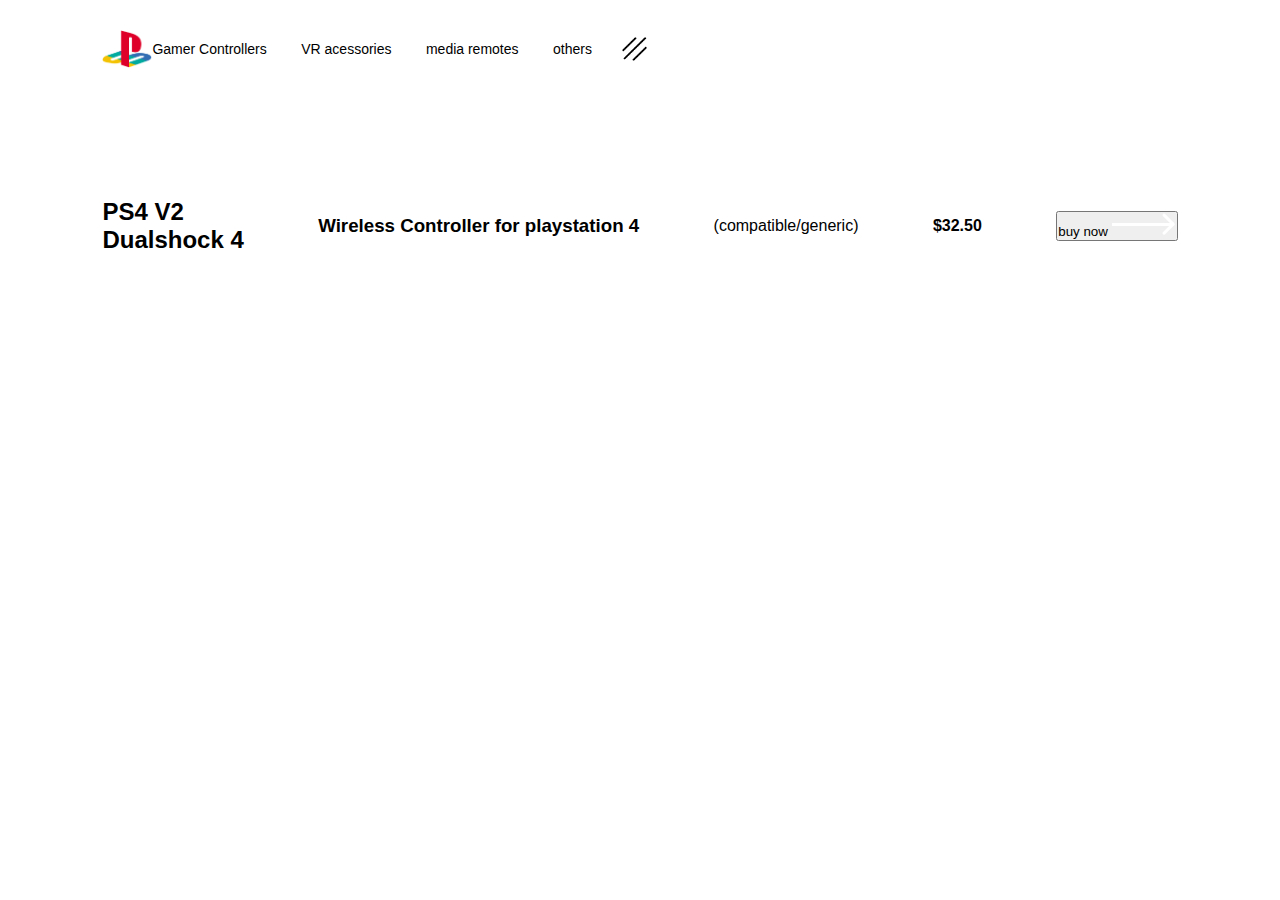
<file: Pasta cesar/Playstation_Img/index.html>
<!DOCTYPE html>
<html lang="en">
<head>
  <meta charset="UTF-8">
  <meta http-equiv="X-UA-Compatible" content="IE=edge">
  <meta name="viewport" content="width=device-width, initial-scale=1.0">
  <title>Document</title>
  <link rel="stylesheet" href="style.css">
</head>
<body>
  <div class="container">
    <div class="navbar">
      <img src="img/logo.png" class="logo" alt="">
      <nav>
        <ul>
          <li><a href="">Gamer Controllers</a></li>
          <li><a href="">VR acessories</a></li>
          <li><a href="">media remotes</a></li>
          <li><a href="">others</a></li>
        </ul>
      </nav>
      <img src="img/menu.png" class="menu-icon" alt="">

    </div>
    <div class="row">
<div class="col-1"></div>
<h2>PS4 V2 <br>Dualshock 4</h2>
<h3>Wireless Controller for playstation 4</h3>
<p>(compatible/generic)</p>
<h4>$32.50</h4>
<button type="button"> buy now <img src="img/arrow.png" alt=""></button>
</div>
<div class="col-1"></div>
  </div>
</body>
</html>
</file>
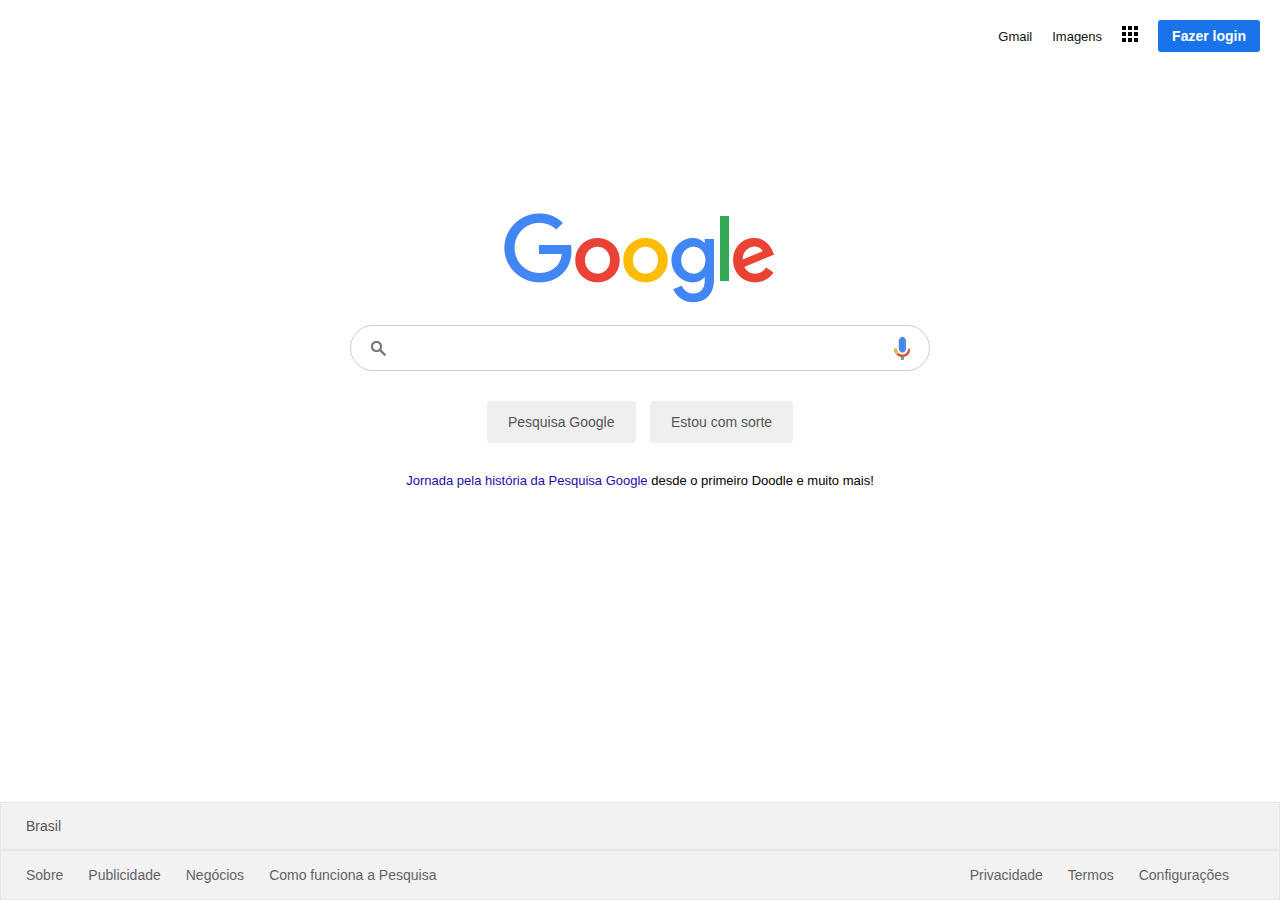
<file: Pasta cesar/Clone_Google-main/Clone_Google-main/index.html>
<!DOCTYPE html>
<html lang="pt-BR">
<head>
    <meta charset="UTF-8">
    <meta http-equiv="X-UA-Compatible" content="IE=edge">
    <meta name="viewport" content="width=device-width, initial-scale=1.0">
    <link rel="shortcut icon" href="img/favicon.png" type="image/x-icon">
    <link rel="stylesheet" href="style.css">
    <title>Dev Envolvente - Google</title>
</head>
<body>
    <section>
        <header>
            <ul>
                <li><a href="#">Gmail</a></li>
                <li><a href="#">Imagens</a></li>
                <li><a href="#"><img src="img/bars.png" alt=""></a></li>
                <button>Fazer login</button>
            </ul>
        </header>
        <main class="main">
            <img src="img/google.png" alt="google">
            <div class="searchBox">
                <input type="text" class="search">
                <div class="icons">
                    <div><img src="img/search.png" alt=""></div>
                    <div><img src="img/mic.png" alt=""></div>
                </div>
            </div>
            <div class="button">
                <button class="btn">Pesquisa Google</button>
                <button>Estou com sorte</button>
            </div>
            <div class="text">
                <a href="#">Jornada pela história da Pesquisa Google</a>
                desde o primeiro Doodle e muito mais!
            </div>
        </main>
        <footer>
            <div class="line line1">
                <p class="line_top">Brasil</p>
            </div>
            <div class="line line2">
                <ul>
                    <li><a href="#">Sobre</a></li>
                    <li><a href="#">Publicidade</a></li>
                    <li><a href="#">Negócios</a></li>
                    <li><a href="#">Como funciona a Pesquisa</a></li>
                </ul>
                <ul>
                    <li><a href="#">Privacidade</a></li>
                    <li><a href="#">Termos</a></li>
                    <li><a href="#">Configurações</a></li>
                </ul>
            </div>
        </footer>
    </section>
    <script src="script.js"></script>
</body>
</html>
</file>
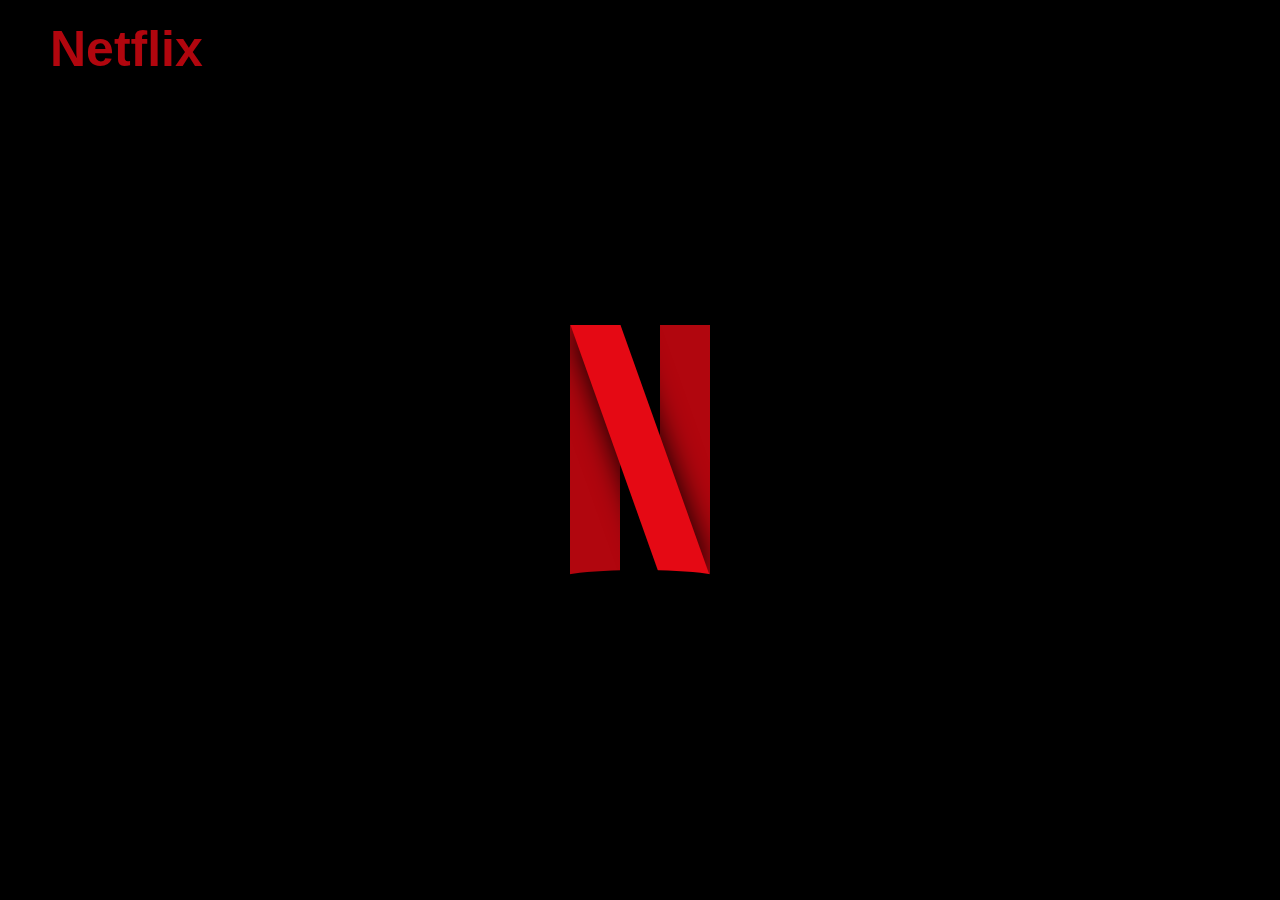
<file: Pasta cesar/IconNetflix-main/IconNetflix-main/index.html>
<!DOCTYPE html>
<html lang="pt-BR">
<head>
    <meta charset="UTF-8">
    <meta http-equiv="X-UA-Compatible" content="IE=edge">
    <meta name="viewport" content="width=device-width, initial-scale=1.0">
    <link rel="stylesheet" href="style.css"> 
    <title>Dev Envolvente - Netflix</title>
</head>
<body>
    <h5 class="logo">Netflix</h5>
    <div>
        <div class="netflix"></div>
        <div class="shadow"></div>
    </div>
</body>
</html>
</file>
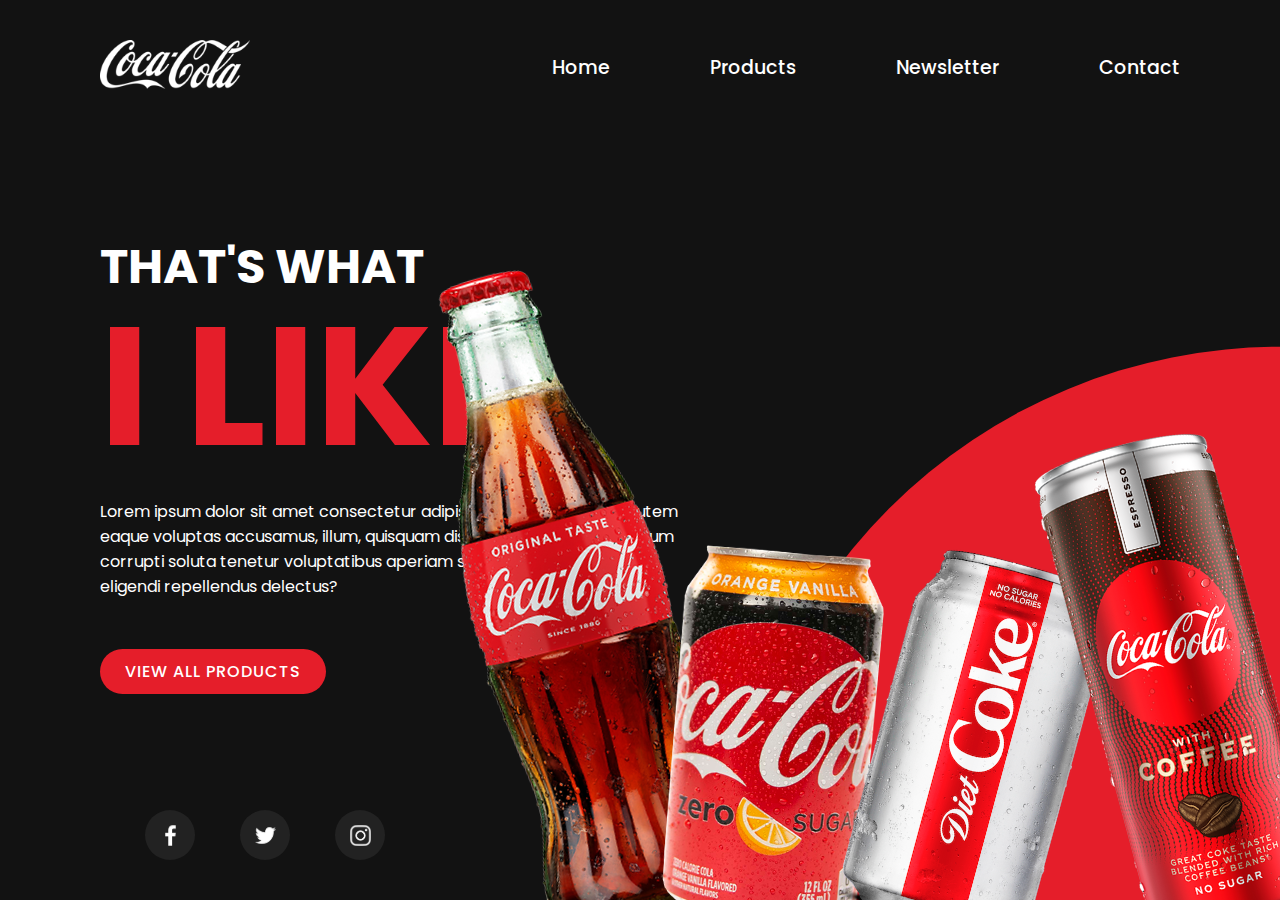
<file: Pasta cesar/LandingPage-main/LandingPage-main/index.html>
<!DOCTYPE html>
<html lang="pt-BR">
<head>
    <meta charset="UTF-8">
    <meta http-equiv="X-UA-Compatible" content="IE=edge">
    <meta name="viewport" content="width=device-width, initial-scale=1.0">
    <link rel="stylesheet" href="style.css">
    <title>Document</title>
</head>
<body>
    <section>
        <div class="circle"></div>
        <header>
            <a href="#"><img src="img/logo.png" alt="" class="logo"></a>
            <nav class="navegation">
                <ul>
                    <li><a href="#">Home</a></li>
                    <li><a href="#">Products</a></li>
                    <li><a href="#">Newsletter</a></li>
                    <li><a href="#">Contact</a></li>
                </ul>
            </nav>
        </header>
        <div class="content">
            <div class="text">
                <h2>THAT'S WHAT <br><span>I LIKE</span></h2>
                <p>Lorem ipsum dolor sit amet consectetur adipisicing elit. Asperiores autem eaque voluptas accusamus, illum, quisquam distinctio adipisci iusto earum corrupti soluta tenetur voluptatibus aperiam saepe vitae architecto eligendi repellendus delectus?</p>
                <a href="#">VIEW ALL PRODUCTS</a>
            </div>
        </div>
        <ul class="icons">
            <li><a href="#"><img src="img/facebook.png" alt=""></a></li>
            <li><a href="#"><img src="img/twitter.png" alt=""></a></li>
            <li><a href="#"><img src="img/instagram.png" alt=""></a></li>
        </ul>
        <div class="boxImg">
            <img src="img/cocacola1.png" alt="" class="img1">
            <img src="img/cocacola2.png" alt="" class="img2">
            <img src="img/cocacola3.png" alt="" class="img3">
            <img src="img/cocacola4.png" alt="" class="img4">
        </div>
    </section>
</body>
</html>
</file>
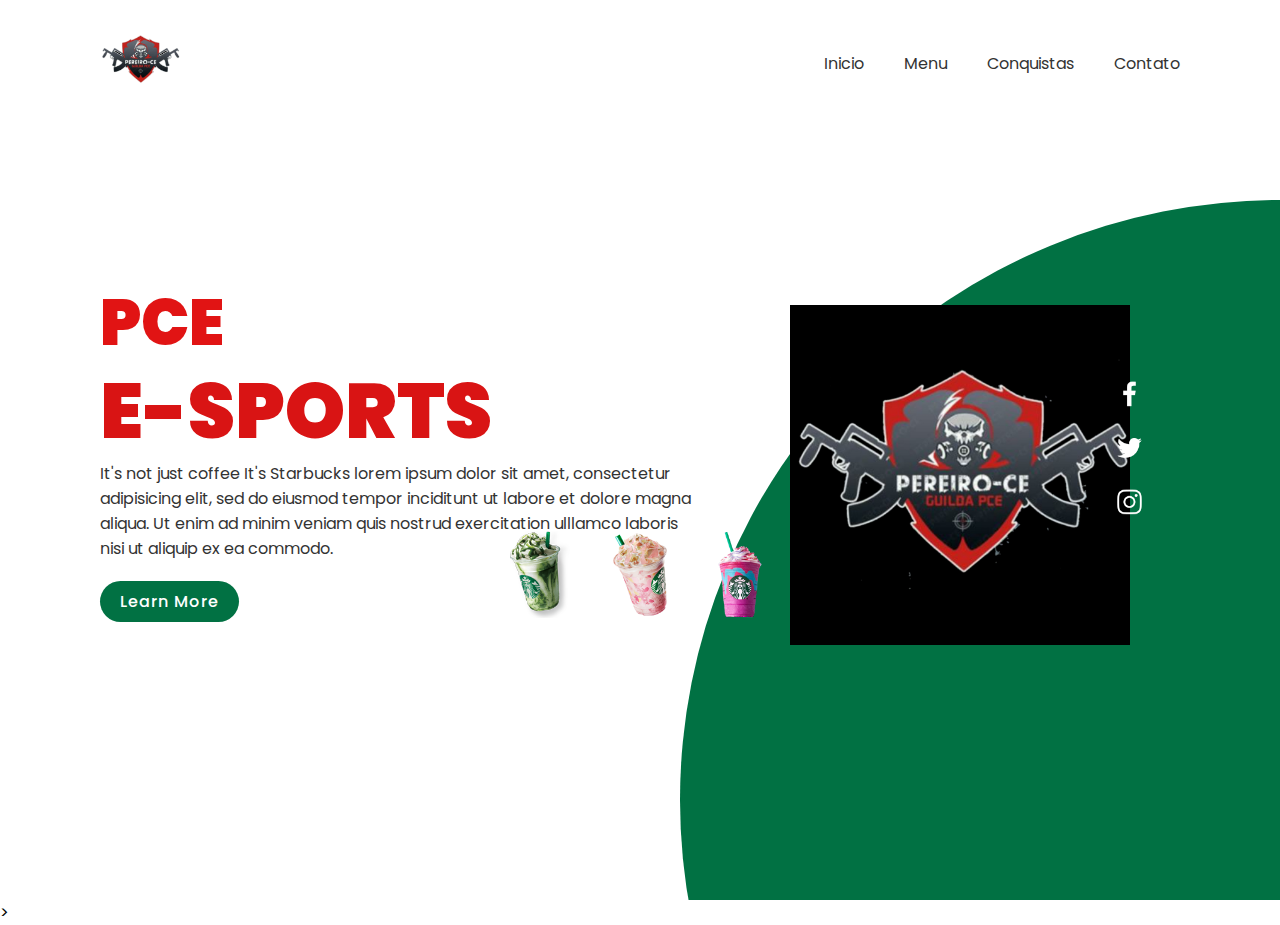
<file: Pasta cesar/leanpage cesar/html/index.html>
<!DOCTYPE html>
<html lang="pt-BR">
  <head>
    <meta charset="UTF-8" />
    <meta http-equiv="X-UA-Compatible" content="IE=edge" />
    <meta name="viewport" content="width=device-width, initial-scale=1.0" />
    <title>starbucks website landing page</title>
    <link rel="stylesheet" href="styles.css" />
  </head>
  <body>
    <section>
      <div class="circle"></div>
      <header>
        <a href="#"><img src="img/Design sem nome.png"alt="" class="logo"></a>
        <ul>
          <li><a href="#">Inicio</a></li>
          <li><a href="#">Menu</a></li>
          <li><a href="#">Conquistas</a></li>
          <li><a href="#">Contato</a></li>
        </ul>
      </header>
      <div class="content">
        <div class="textbox">
          <h2>PCE<br>
          
            <span>E-SPORTS</span></h2>
        <p>
          It's not just coffee It's Starbucks lorem ipsum dolor sit amet,
          consectetur adipisicing elit, sed do eiusmod tempor inciditunt ut
          labore et dolore magna aliqua. Ut enim ad minim veniam quis nostrud
          exercitation ulllamco laboris nisi ut aliquip ex ea commodo.</p>
        
        <a href="#">Learn More</a>
      </div>
      <div class="imgbox">
        <img src="img/WhatsApp Image 2022-07-09 at 13.34.22.jpeg"alt="" class="starbucks">
      </div>
      <ul class="thumb">
        <li><img src="img/thumb1.png"alt="" onclick="imgslider('img/img1.png');changecirclecolor('#017143')"></li>
        <li><img src="img/thumb2.png"alt="" onclick="imgslider('img/img2.png');changecirclecolor('#eb7495')"></li>
        <li><img src="img/thumb3.png"alt="" onclick="imgslider('img/img3.png');changecirclecolor('#d752b1')"></li>
      </ul>
      <ul class="sci">
        <li><a href="#"><img src="img/facebook.png" alt=""></a></li>
        <li><a href="#"><img src="img/twitter.png"alt=""></a></li>
        <li><a href="#"><img src="img/instagram.png"alt=""></a></li>
      </ul>
    </section>

    
      <script type="text/javascript">
function imgslider(anything){
document.querySelector('.starbucks').src = anything;
}
function changecirclecolor(color){
  const circle = document.querySelector('.circle')
  circle.style.background = color;
}
    </script> >
  </body>
</html>
</file>
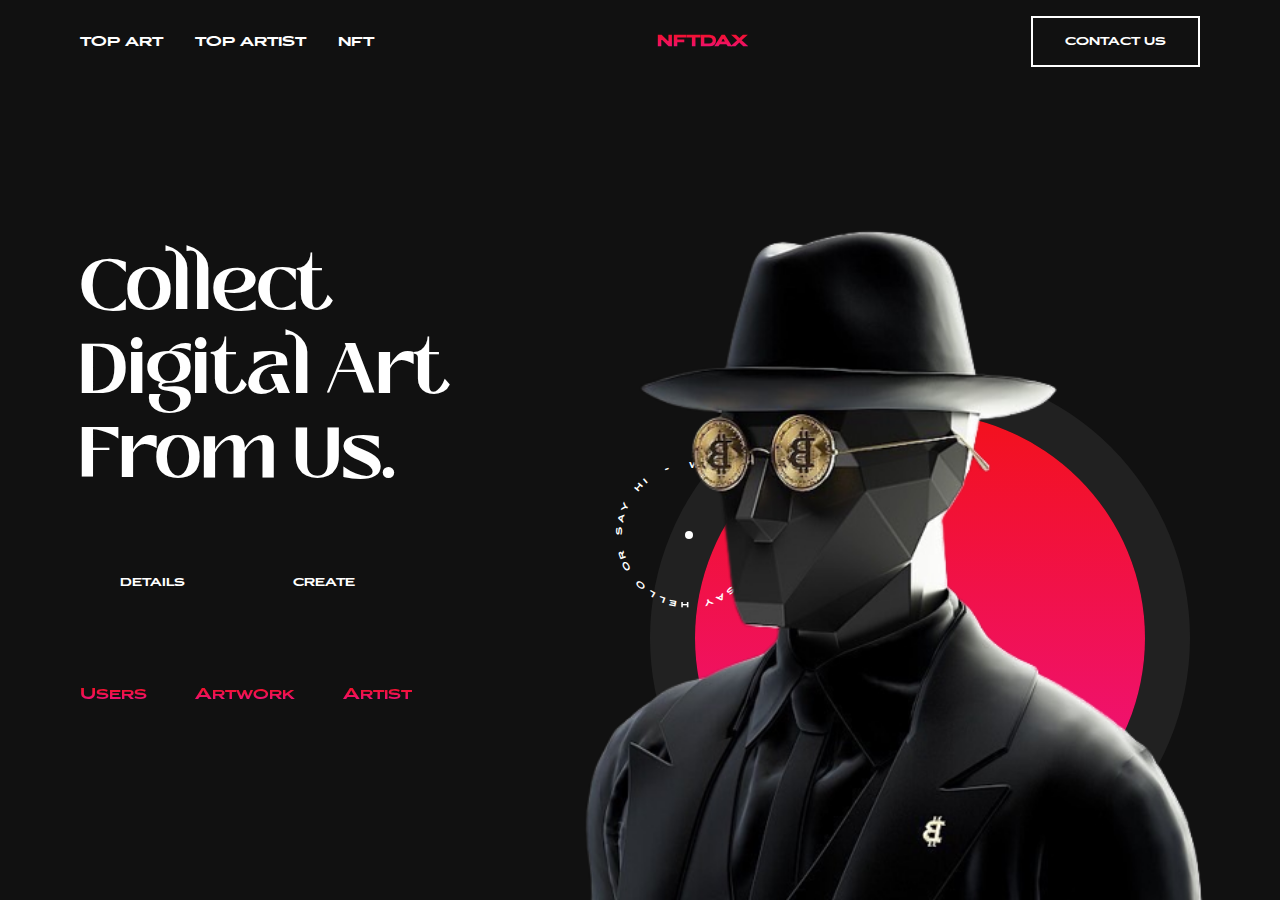
<file: Pasta cesar/NFT-Landing-Page-Website--master/NFT-Landing-Page-Website--master/index.html>
<!DOCTYPE html>
<html lang="pt-BR">
<head>
    <meta charset="UTF-8">
    <meta http-equiv="X-UA-Compatible" content="IE=edge">
    <meta name="viewport" content="width=device-width, initial-scale=1.0">
    <title>NFTDAX</title>
    <link rel="stylesheet" href="style.css">
    <script src="https://cdnjs.cloudflare.com/ajax/libs/gsap/3.10.4/gsap.min.js" integrity="sha512-VEBjfxWUOyzl0bAwh4gdLEaQyDYPvLrZql3pw1ifgb6fhEvZl9iDDehwHZ+dsMzA0Jfww8Xt7COSZuJ/slxc4Q==" crossorigin="anonymous" referrerpolicy="no-referrer"></script>
</head>
<body>


    <div class="circle-text">
        <div class="text">
            <div class="dot"></div>
            <p>we don't care say hello or say hi -</p>
        </div>
    </div>

    <header>
        <nav class="nav-bar">
            <ul class="menu">
                <li><a href="#">top art</a></li>
                <li><a href="#">top artist</a></li>
                <li><a href="#">nft</a></li>
            </ul>
            <div class="logo">
                <h3>nftdax</h3>
            </div>
            <button class="btn contact">contact us</button>
        </nav>
    </header>

    <div class="container">
        <div class="side-one">
            <h1>collect <br> digital art <br> from us.</h1>
            <div class="buttons">
                <button class="btn skew">details</button>
                <button class="btn skew">create</button>
            </div>
            <div class="statistics">
                <div class="statistic">
                    <div class="num num1">
                        
                    </div>
                    <div class="s">users</div>
                </div>
                <div class="statistic">
                    <div class="num num2">
                       
                    </div>
                    <div class="s">artwork</div>
                </div>
                <div class="statistic">
                    <div class="num num3">
                      
                    </div>
                    <div class="s">artist</div>
                </div>
            </div>
    
        </div>


        <div class="side-two">
            <div class="circle">
                <img src="./img/nft.png" alt="">
            </div>
        </div>
    </div>
    <script src="./script.js"></script>
</body>
</html>
</file>
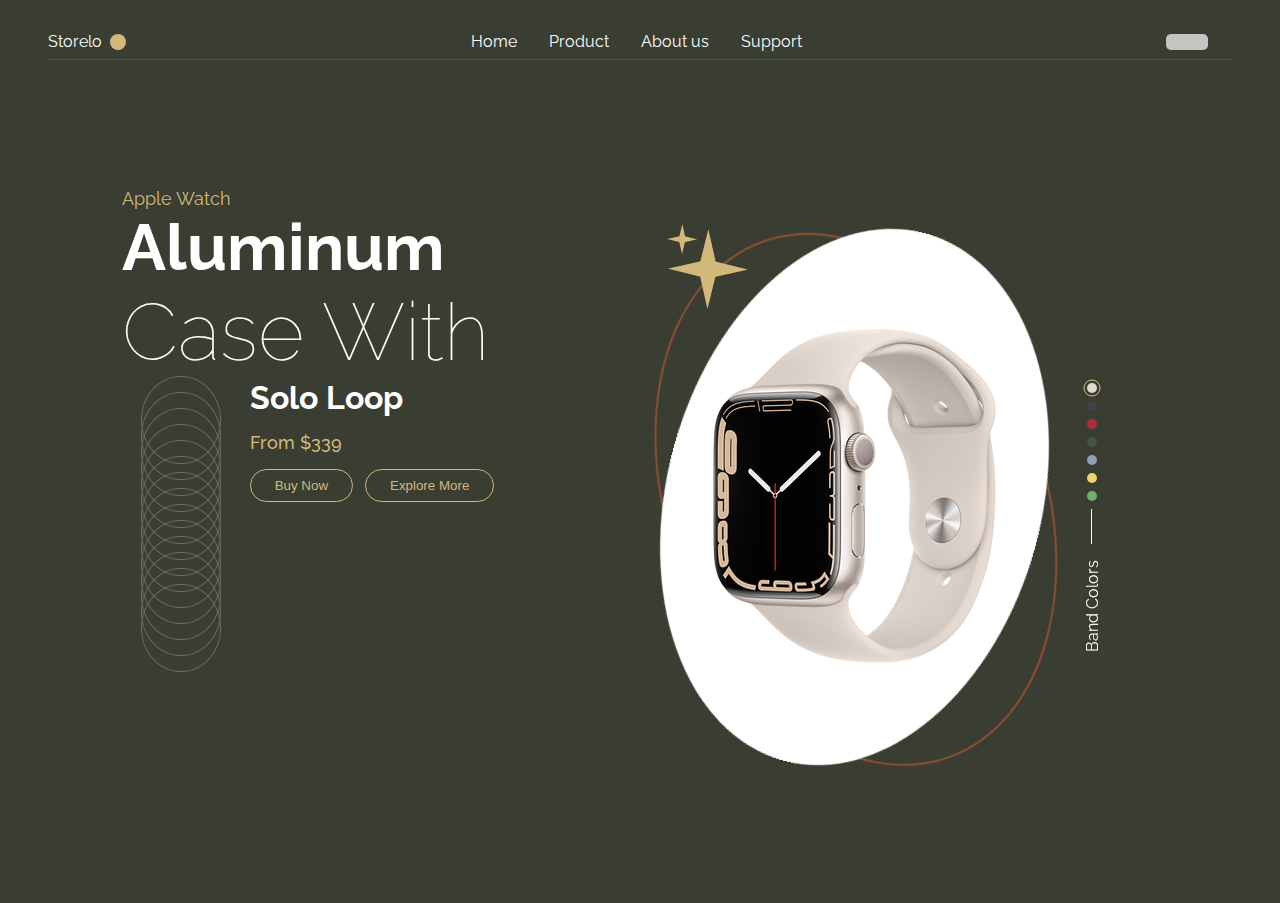
<file: Pasta cesar/Responsive-E-Commerce-Product-UI-UX-Design-Using-HTML-CSS-Javascript--master/Responsive-E-Commerce-Product-UI-UX-Design-Using-HTML-CSS-Javascript--master/index.html>
<!DOCTYPE html>
<html lang="en">
<head>
    <meta charset="UTF-8">
    <meta http-equiv="X-UA-Compatible" content="IE=edge">
    <meta name="viewport" content="width=device-width, initial-scale=1.0">
    <title>Storelo</title>
    <link rel="stylesheet" href="style.css">
    <link rel="stylesheet" href="https://cdnjs.cloudflare.com/ajax/libs/font-awesome/6.1.1/css/all.min.css" integrity="sha512-KfkfwYDsLkIlwQp6LFnl8zNdLGxu9YAA1QvwINks4PhcElQSvqcyVLLD9aMhXd13uQjoXtEKNosOWaZqXgel0g==" crossorigin="anonymous" referrerpolicy="no-referrer" />
</head>

<body>
    <header>
        <nav class="nav-bar">
            <div class="logo">
                <div class="name">Storelo</div>
                <i class="fa-solid fa-basket-shopping"></i>
            </div>
            <div class="bars">
                <i class="fa-solid fa-bars"></i>
            </div>

            <div class="nav-menu">
                <ul class="nav-items ">
                    <li><a href="#">Home</a></li>
                    <li><a href="#">Product</a></li>
                    <li><a href="#">About us</a></li>
                    <li><a href="#">Support</a></li>
                </ul>
            </div>

            <div class="icons">
                <i class="fa-solid fa-cart-shopping"></i>
                <i class="fa-regular fa-heart"></i>
                <i class="fa-solid fa-user"></i>
            </div>
        </nav>
    </header>

    <div class="container">
        <div class="side-one">
            <div class="type">Apple watch</div>
            <h3>Aluminum</h3>
            <div class="big-thin">Case With</div>
            <div class="wrapper">
                <img class="spring" src="./image/spring.png" alt="">
                <div class="small-bold">Solo loop</div>
                <div class="price">From $339</div>
                <div class="buttons">
                    <button>buy now</button>
                    <button>explore more</button>
                </div>
            </div>
        </div>

        <div class="side-two">
            <div class="sparks">
                <img src="./image/sparks.png" alt="">
            </div>

            <div class="watch">
                <img src="./image/white.png" alt="" class=" show image img-1">
                <img src="./image/blue.png" alt="" class="image img-2">
                <img src="./image/red.png" alt="" class="image img-3">
                <img src="./image/green.png" alt="" class="image img-4">
                <img src="./image/light-blue.png" alt="" class="image img-5">
                <img src="./image/yellow.png" alt="" class="image img-6">
                <img src="./image/light-green.png" alt="" class="image img-7">
                
            </div>

            <div class="colors">
                <span class="active" data-value="1"></span>
                <span data-value="2"></span>
                <span data-value="3"></span>
                <span data-value="4"></span>
                <span data-value="5"></span>
                <span data-value="6"></span>
                <span data-value="7"></span>
                <div class="line"></div>
                <p>band colors</p>
            </div>
        </div>
    </div>
</body>
<script src="./script.js"></script>
</html>
</file>
<file: Pasta cesar/Playstation_Img/style.css>
*{
  margin: 0;
  padding: 0;
  font-family: sans-serif;
}
.container{
  width: 100%;
  min-height: 100vh;
  padding-left: 8%;
  padding-right: 8%;
  box-sizing: border-box;
  overflow: hidden;
}
.navbar{
  width: 100%;
  display: flex;
  align-items: center;
}
.logo{
  width: 50px;
  cursor: pointer;
  margin: 30px 0;

}
.menu-icon{
  width: 25px;
  cursor: pointer;

}
.nav{
  flex: 1;
  text-align: right;

}
nav ul li {
  list-style: none;
  display: inline-block;
  margin-right: 30px;

}
nav ul li a{
  text-decoration: none;
  color: #000;
  font-size: 14px;

}
.nav ul li a:hover{
  color: #ff5ea2;
}
.row{
  display: flex;
  justify-content: space-between;
  align-items: center;
  margin: 100px 0;

}
.col-1{
  flex-basis: 40%;
  position: absolute;
  margin-left: 50px;
}
.col-1 h2{
  font-size: 54px;

}
.col-1 h3{
  font-size: 30px;
  color: #707070;
  font-weight: 100;
  margin: 20px 0 10px;

}
.col-1 p{
  font-size: 16px;
  color: #b7b7b7;
  font-weight: 100;

}
.col-1 p{
  margin: 30px 0;
  font-size: 20px;
}
</file>
<file: Pasta cesar/Clone_Google-main/Clone_Google-main/style.css>
*{
    margin: 0;
    padding: 0;
    box-sizing: border-box;
    font-family: 'arial', sans-serif;
    list-style: none;
    text-decoration: none;
}
section{
    position: relative;
    width: 100%;
    min-height: 100vh;
    display: flex;
    align-items: center;
    justify-content: center;
}
section header{
   position: absolute;
   top: 0;
   width: 100%;
   padding: 20px;
   display: flex;
   align-items: center;
   justify-content: flex-end;
}
section header ul{
    display: flex;
    align-items: center;
    justify-content: center;
    gap: 20px;
}
section header ul li a{
    font-size: 13px;
    color: #111;
}
section header ul li a:hover{
    text-decoration: underline;
}
section header ul button{
    padding: 8px 14px;
    border-radius: 3px;
    background: #1a73e8;
    border: 0;
    outline: none;
    font-size: 14px;
    color: #fff;
    font-weight: 700;
    cursor: pointer;
    transition: all 0.3s ease-in-out;
}
section header ul button:hover{
    background: #3284ee;
}

/*Main*/

.main{
    display: flex;
    align-items: center;
    justify-content: center;
    flex-direction: column;
    width: 580px;
    margin-bottom: 200px;
}
.main .searchBox{
    position: relative;
    width: 100%;
    margin-top: 20px;
}
.main .searchBox .search{
    width: 100%;
    padding: 13px;
    padding-left: 45px;
    padding-right: 60px;
    border-radius: 30px;
    outline: none;
    font-size: 16px;
    border: 1px solid #ccc;
}
.main .searchBox .search:hover{
    border: 1px solid transparent;
    box-shadow: 0px 1px 10px #ccc;
}
.main .searchBox .icons{
    position: absolute;
    top: 0;
    width: 100%;
    display: flex;
    align-items: center;
    justify-content: space-between;
    padding: 12px 20px;
    pointer-events: none;
}
.main .button{
    margin-top: 30px;
}
.main .button button{
    margin: 0 5px;
    padding: 12px 20px;
    color: #555;
    font-size: 14px;
    outline: none;
    border-radius: 4px;
    border: 1px solid transparent;
    cursor: pointer;
}
.main .button button:hover{
    border: 1px solid #ccc;
}
.main .text{
    margin-top: 30px;
    font-size: 13px;
}
.main .text a{
    color: #1a0dab;
}
.main .text a:hover{
    text-decoration: underline;
}

/*Footer*/

footer{
    position: absolute;
    bottom: 0;
    left: 0;
    background: #f2f2f2;
    width: 100%;
    color: #555;
}
footer .line{
    padding: 15px 25px;
    border: 1px solid rgba(0,0,0,0.05);
}
footer .line_top{
    font-size: 14px;
}
footer .line.line2{
    display: flex;
    justify-content: space-between;
}
footer .line.line2 ul{
    display: flex;
}
footer .line.line2 ul li a{
    font-size: 14px;
    color: #5f6368;
    margin-right: 25px;
}
footer .line.line2 ul li a:hover{
    text-decoration: underline;
}
</file>
<file: Pasta cesar/IconNetflix-main/IconNetflix-main/style.css>
*{
    margin: 0;
    padding: 0;
    box-sizing: border-box;
}
body{
    display: flex;
    align-items: center;
    justify-content: center;
    min-height: 100vh;
    background: #000;
}
.netflix{
    width: 140px;
    height: 250px;
    position: relative;
    background: linear-gradient(
        90deg,
        #b1060e 0,
        #b1060e 50px,
        transparent 50px,
        transparent 90px,
        #b1060e 90px,
        #b1060e 140px 
    );
    transform: translateY(0);
    animation: floaty 3s infinite alternate;
}
@keyframes floaty {
    0%{
        transform: translateY(0px);
    }
    100%{
        transform: translateY(15px);
    }
}
.netflix::before,
.netflix::after{
    content: "";
    display: block;
    position: absolute;
}
.netflix::before{
    width: 50px;
    height: 250px;
    top: 0;
    left: 45px;
    background-color: #e50914;
    transform: skewX(19.6deg);
    box-shadow: 0 0 30px black;
}
.netflix::after{
    width: 190px;
    height: 25px;
    top: 245px;
    left: -25px;
    border-radius: 50%;
    background: #000;
}
.sombra{
    width: 140px;
    height: 10px;
    border-radius: 50%;
    margin-top: 50px;
    filter: blur(7px);
    background: #e50914;
    animation: shadow 3s infinite alternate;
}
@keyframes shadow {
    0%{
        transform: scale(1);
    }
    100%{
        transform: scale(.85);
    }
}
.logo{
    position: absolute;
    top: 20px;
    left: 50px;
    font-size: 50px;
    font-family: sans-serif;
    color: #b1060e;
    cursor: pointer;
}
</file>
<file: Pasta cesar/LandingPage-main/LandingPage-main/style.css>
@import url('https://fonts.googleapis.com/css2?family=Poppins:wght@200;300;400;500;600;700;800;900&display=swap');

*{
    margin: 0;
    padding: 0;
    box-sizing: border-box;
    font-family: 'Poppins', sans-serif;
}
section{
    position: relative;
    width: 100%;
    min-height: 100vh;
    padding: 100px;
    display: flex;
    justify-content: space-between;
    align-items: center;
    background: #121212;
    overflow: hidden;
}
.circle{
    position: absolute;
    top: 0;
    left: 0;
    width: 100%;
    height: 100%;
    background: #e51e2a;
    clip-path: circle(50% at bottom right);
}
header{
    position: absolute;
    top: 0;
    left: 0;
    width: 100%;
    padding: 40px 100px;
    display: flex;
    align-items: center;
    justify-content: space-between;
}
header .logo{
    position: relative;
    max-width: 150px;
}
header .navegation ul{
    position: relative;
    display: flex;
}
header .navegation  li{
    list-style: none;
}
header .navegation li a{
    display: inline-block;
    color: #fff;
    font-weight: 500;
    text-decoration: none;
    font-size: 19px;
    margin-left: 100px;
}
.content{
    position: relative;
    width: 100%;
    display: flex;
    align-items: center;
    justify-content: space-between;
}
.content .text{
    position: relative;
    max-width: 600px;
    margin-right: 20px;
}
.content .text h2{
    color: #fff;
    font-size: 3em;
    margin-bottom: 10px;
    line-height: 2.5em;
    font-weight: 700;
}
.content .text h2 span{
    font-size: 3.5em;
    color: #e51e2a;
}
.content .text p{
    color: #fff;
}
.content .text a{
    display: inline-block;
    margin-top: 50px;
    padding: 10px 25px;
    background: #e51e2a;
    color: #fff;
    font-weight: 500;
    letter-spacing: 1px;
    text-decoration: none;
    border-radius: 40px;
    transition: 0.3s ease-in-out;
}
.content .text a:hover{
    transform: translateY(-10px);
}
.icons{
    position: absolute;
    bottom: 40px;
    left: 100px;
    display: flex;
    justify-content: center;
    align-items: center;
}
.icons li{
    list-style: none;
}
.icons li a{
    display: inline-block;
    margin-left: 45px;
    background: #222;
    width: 50px;
    height: 50px;
    display: flex;
    justify-content: center;
    align-items: center;
    border-radius: 50%;
    transition:  0.3s ease-in-out;
}
.icons li a:hover{
    background: #e51e2a;
    transform: translateY(-10px);
}
.icons li a img{
    filter: invert(1);
    transform: scale(0.5);
}
.boxImg{
    position: absolute;
    right: 0;
    bottom: -40px;
}
.boxImg img{
    width: 200px;
}
.boxImg .img1{
    transform: rotate(-15deg)
}
.boxImg .img2{
    transform: rotate(5deg)
}
.boxImg .img3{
    transform: rotate(15deg)
}
.boxImg .img4{
    transform: rotate(-15deg)
}
</file>
<file: Pasta cesar/leanpage cesar/html/styles.css>
@import url('https://fonts.googleapis.com/css?family=Poppins:200,300,400,500,600,700,800,900&display=swap');
* {
  margin: 0;
  padding: 0;
  box-sizing: border-box;
  font-family: 'Poppins', sans-serif;
}
section {
  position: relative;
  width: 100%;
  min-height: 100vh;
  padding: 100px;
  display: flex;
  justify-content: space-between;
  align-items: center;
  background: #fff;
}
header {
  position: absolute;
  top: 0;
  left: 0;
  width: 100%;
  padding: 20px 100px;
  display: flex;
  justify-content: space-between;
  align-items: center;
}
header .logo {
  position: relative;
  max-width: 80px;
}
header ul {
  position: relative;
  display: flex;
}
header ul li {
  list-style: none;
}
header ul li a {
  display: inline-block;
  color: #333;
  font-weight: 400;
  margin-left: 40px;
  text-decoration: none;
}
.content {
  position: relative;
  width: 100%;
  display: flex;
  justify-content: space-between;
  align-items: center;
}
.content .textbox {
  position: relative;
  max-width: 600px;
}
.content .textbox h2 {
  color: hsl(0, 84%, 48%);
  font-size: 4em;
  line-height: 1.4em;
  font-weight: 900;
}
.content .textbox h2 span {
  color: #d91414;
  font-size: 1.2em;
  font-weight: 900;
}
.content .textbox p {
  color: #333;
}
.content .textbox a {
  display: inline-block;
  margin-top: 20px;
  padding: 8px 20px;
  background: #017143;
  color: #fff;
  border-radius: 40px;
  font-weight: 500;
  letter-spacing: 1px;
  text-decoration: none;
}
.content .imgbox {
  width: 600px;
  display: flex;
  justify-content: flex-end;
  padding-right: 50px;
  margin-top: 50px;
}
.content .imgbox img {
  max-width: 340px;
}
.thumb {
  position: absolute;
  left: 50%;
  bottom: 20px;
  transform: translateX(-50%);
  display: flex;
}
.thumb li {
  list-style: none;
  display: inline-block;
  margin: 0 20px;
  cursor: pointer;
  transition: 0.5s;
}
.thumb li:hover {
  transform: translateY(-15px);
}
.thumb li img {
  max-width: 60px;
}
.sci {
  position: absolute;
  top: 50%;
  right: 30px;
  transform: translateY(-50%);
  display: flex;
  justify-content: center;
  align-items: center;
  flex-direction: column;
}
.sci li {
  list-style: none;
}
.sci li a {
  display: inline-block;
  margin: 5px 0;
  transform: scale(0.6);
  filter: invert(1);
}
.circle {
  position: absolute;
  top: 0;
  left: 0;
  width: 100%;
  height: 100%;
  background: #017143;
  clip-path: circle(600px at right 800px);
}
</file>
<file: Pasta cesar/NFT-Landing-Page-Website--master/NFT-Landing-Page-Website--master/style.css>
*{
    margin: 0;
    padding: 0;
    box-sizing: border-box;
}

@font-face{
    src: url(font/Zolina-Bold.ttf);
    font-family: z;
}
@font-face{
    src: url(font/LP\ Horizont\ Caps.otf);
    font-family: l;
}


body{
    background-color: #111;
    color: #fff;
    font-family: z;
    height: 100vh;
    width: 100vw;
}

.nav-bar{
    display: flex;
    justify-content: space-between;
    align-items: center;
    padding: 1rem 5rem;
}

.nav-bar , button{
    font-family: l;
}

.menu{
    display: flex;
    align-items: center;
    gap: 2rem;
}

li{
    list-style: none;
    transition: .3s ease;
}

a{
    text-decoration: none;
    color: #fff;
}

.menu li:hover{
    transform: scale(1.1);
    text-decoration: underline;
}

.logo h3{
    background: -webkit-linear-gradient(90deg ,#ee128f , #f3111c);
    -webkit-background-clip: text;
    -webkit-text-fill-color: transparent;
}

.btn {
    background: none;
    border: none;
    outline: none;
    color: #fff;
    cursor: pointer;
}

.contact{
    border: 2px solid #fff;
    padding: 1rem 2rem;
}

.contact:hover{
    background-color: #fff;
    color: #111;
    font-weight: bold;
}

.container{
    display: grid;
    grid-template-columns: repeat(2,1fr);
    height: calc(100% - 120px);
    width: 100%;
}

.side-one{
    display: flex;
    flex-direction: column;
    justify-content: center;
    gap: 3rem;
    text-transform: capitalize;
    margin: 0 5rem;
}

.side-one h1{
    font-size: 70px;
    line-height: 1.2;
}

.skew{
    position: relative;
    padding: 1rem 1.5rem;
    margin: 1rem;
    padding-right: 3rem;
}


.skew::before{
    content: '';
    position: absolute;
    top: 0;
    right: 0;
    height: 100%;
    width: 0%;
    display: block;
    background: -webkit-linear-gradient(45deg , #ee128f, #f3111c);
    z-index: -1;
    border-radius: 5px;
    transition: all 0.8s cubic-bezier(0.42, 0 , 0.58 , 1) 0s;
    transform-origin: bottom left;
    transform: skew(-20deg,0deg);

}


.skew:hover{
    background: transparent;
}


.skew:hover::before{
    left: 0%;
    right: auto;
    width: 100%;
}


.statistics{
    display: flex;
    gap: 3rem;
    font-family: l;
}
.statistic{
    text-align: center;
    margin-top: 1rem;
}


.s{
    background: -webkit-linear-gradient(90deg, #ee128f , #f3111c);
    -webkit-background-clip: text;
    -webkit-text-fill-color: transparent;
}


.side-two{
    display: flex;
    align-items: flex-end;
    justify-content: center;
    padding: 0 1.5rem;
}

.circle{
    width: 450px;
    height: 450px;
    background: -webkit-linear-gradient(90deg, #ee128f , #f3111c);
    border-radius: 50%;
    margin-right: 5rem;
    box-shadow: 0 0 0 45px rgb(33, 33, 33);

}

.circle img{
    max-width: 700px;
    max-height: 700px;
    width: 100%;
    position: absolute;
    bottom: 0;
    right: 5%;
    object-fit: cover;
}


.circle-text{
    width: 150px;
    height: 150px;
    border-radius: 50%;
    background: transparent;
    position: absolute;
    top: 40%;
    left: 48%;
    font-family: l;
    margin-top: 100px;

}

.dot{
    background-color: #fff;
    height: 8px;
    width: 8px;
    border-radius: 50%;
    position: absolute;
    top: 50%;
    left: 50%;
    transform: translate(-50% , -50%);
}


.text{
    position: absolute;
    width: 100%;
    height: 100%;
}

.text span{
    position: absolute;
    left: 50%;
    transform-origin: 0 75px;
    font-size: 10px;
}
</file>
<file: Pasta cesar/Responsive-E-Commerce-Product-UI-UX-Design-Using-HTML-CSS-Javascript--master/Responsive-E-Commerce-Product-UI-UX-Design-Using-HTML-CSS-Javascript--master/style.css>
@import url('https://fonts.googleapis.com/css2?family=Raleway:wght@100;200;300;400;500;600;700;800&display=swap');
*{
    margin: 0;
    padding: 0;
    box-sizing: border-box;
}


body{
    background-color: #393d32;
    color: #fff;
    font-family: 'Raleway', sans-serif;
    overflow: hidden;

}

.nav-bar{
    display: flex;
    align-items: center;
    justify-content: space-between;
    margin: 2rem 3rem;
    border-bottom: 1px solid #4d5243;
    padding-bottom: .5rem;
}

.nav-items{
    display: flex;
    gap: 2rem;
}

.nav-items li{
    list-style: none;
}

a{
    text-decoration: none;
    color: #fff;
    display: block;
    transition: .3s ease;
}

.nav-items li a:hover{
    transform: scale(1.1);
    color: #d3b979;
}

.logo{
    display: flex;
    align-items: center;
    gap: .5rem;
}


.fa-basket-shopping{
    background-color: #d3b979;
    color: #393d32;
    padding: .5rem;
    border-radius: 50%;
    margin-right: 5px;
}

.bars{
    position: absolute;
    top: 35px;
    right: 20px;
    cursor: pointer;
    display: none;
}

.icons{
    background-color: #fff;
    opacity: .7;
    color: #393d32;
    padding: .5rem;
    border-radius: 5px;
    display: flex;
    gap: .8rem;
    cursor: pointer;
    margin: 0 1.5rem;
}


.container{
    display: grid;
    grid-template-columns: repeat(2,1fr);
    gap:2rem;
    height: 90vh;
    width: 90vw;
    place-items: center;
    margin: 0 2rem;
}


.side-one{
    align-self: flex-start;
    justify-self: center;
    margin-top: 6rem;
    text-transform: capitalize;
    position: relative;

}

.type{
    color: #d3b979;
    font-size: 18px;
}

.side-one h3{
    font-size: 65px;
}

.big-thin{
    font-size: 80px;
    font-weight: 100;
}

.wrapper{
    margin-left: 8rem;
}

.spring{
    position: absolute;
    top: 60%;
    left: 5%;
    max-height: 300px;
    max-width:80px;
    width: 100%;
    opacity: .3;
}

.small-bold{
    font-size: 32px;
    font-weight: 700;
}


.price{
    color: #d3b979;
    font-weight: 500;
    font-size: 18px;
    margin: 1rem 0;
}


button{
    border: none;
    outline: none;
    background: none;
    border: 1px solid #d3b979;
    color: #d3b979;
    border-radius: 50px;
    padding: .5rem 1.5rem;
    text-transform: capitalize;
    cursor: pointer;
    margin-right: .5rem;
    transition: .3s ease;

}

button:hover{
    color: #fff;
    background-color: #d3b979;
}


.side-two{
    display: flex;
    justify-self: center;
}

.sparks{
    position: absolute;
    z-index: 10;
}
.watch{
    display: grid;
    grid-template-columns: 1fr;
    grid-template-rows: 1fr;
    background-color: #fff;
    border-radius: 70%;
    padding: 20% 0;
    transform: rotate(15deg);
    transform-style: preserve-3d;
}

.watch::after{
    content: '';
    position: absolute;
    top: 0;
    left: 0;
    border: 2px solid #904e30;
    width: 100%;
    height: 100%;
    border-radius: 70%;
    transform: translateZ(-1px) rotate(-35deg);

}

.watch .image{
    grid-column: 1/2;
    grid-row: 1/2;
    max-width: 400px;
    max-height: 400px;
    width: 100%;
    object-fit: cover;
    margin: auto 0;
    transform: rotate(-15deg);
    opacity: 0;

}

.image.show{
    opacity: 1;
}

.colors {
    display: flex;
    flex-direction: column;
    align-items: center;
    justify-content: center;
    gap: 0.5em;

}


.line{
    height: 35px;
    width: 1px;
    background-color: #fff;
}

.colors p{
    text-transform: capitalize;
    transform: rotate(-90deg);
    margin-top: 2.5rem;
    width: 100px;
}

.colors span {
    width: 10px;
    height: 10px;
    border-radius: 50%;
    background-color: #d3b979;
    cursor: pointer;
    position: relative;
}


.colors :nth-child(1){
    background-color: #e0d7ce;
}
.colors :nth-child(2){
    background-color: #41414e;
}
.colors :nth-child(3){
    background-color: #af2b3c;
}
.colors :nth-child(4){
    background-color: #43543f;
}
.colors :nth-child(5){
    background-color: #909dbb;
}
.colors :nth-child(6){
    background-color: #edd569;
}
.colors :nth-child(7){
    background-color: #6cb26e;
}

.colors span.active::after{
    content: '';
    position: absolute;
    top: 50%;
    left: 50%;
    transform: translate(-50% , -50%);
    border-radius: 50%;
    border:1px solid #d3b979;
    height: 15px;
    width: 15px;
}


@media screen  and (max-width:900px){

    .bars{
        display: block;
    }

    .nav-items{
        position: absolute;
        top: 0;
        right: -100%;
        display: flex;
        flex-direction: column;
        width: 50%;
        height: 100vh;
        background-color: #393d32;
        z-index: 100;
        box-shadow: -1px 0 1px 0 rgba(77,82,68,.5);
        gap: 0;
    
    }

    .nav-items.show-menu{
        right: 0;
    }

    .nav-items li{
        padding: 1.5rem 1rem;
        text-align: center;
    }

    .nav-items li:first-child{
        margin-top: 1rem;
    }
    .nav-items li:hover{
        background-color: #4a5040;
    }

    .side-one{
        align-self: center;
        margin: auto;
        display: flex;
        flex-direction: column;
        align-items: center;
        justify-content: center;
    }
    
    .side-one h3{
        font-size: 45px;
    }

    .big-thin{
        font-size: 50px;
    }


    .wrapper{
        margin: 0;
        text-align: center;
    }
    .small-bold{
        font-size: 22px;
    }

    .spring{
        display: none;
    }

    
}

@media screen and (max-width:600px){
    body{
        overflow-y: visible;
    }
    .container{
        grid-template-rows: repeat(2,1fr);
        grid-template-columns: auto;
    }
    

    .side-one{
        height: 820px;
        text-align: center;

    }

    .side-one h3{
        font-size: 55px;
    }
    .big-thin{
        font-size: 60px;

    }

    .small-bold{
        font-size: 32px;
    }

   .side-two{
       justify-self: center;
   }

   .image{
       width: 250px;
       height: 250px;
       width: 100%;
   }

}
</file>
